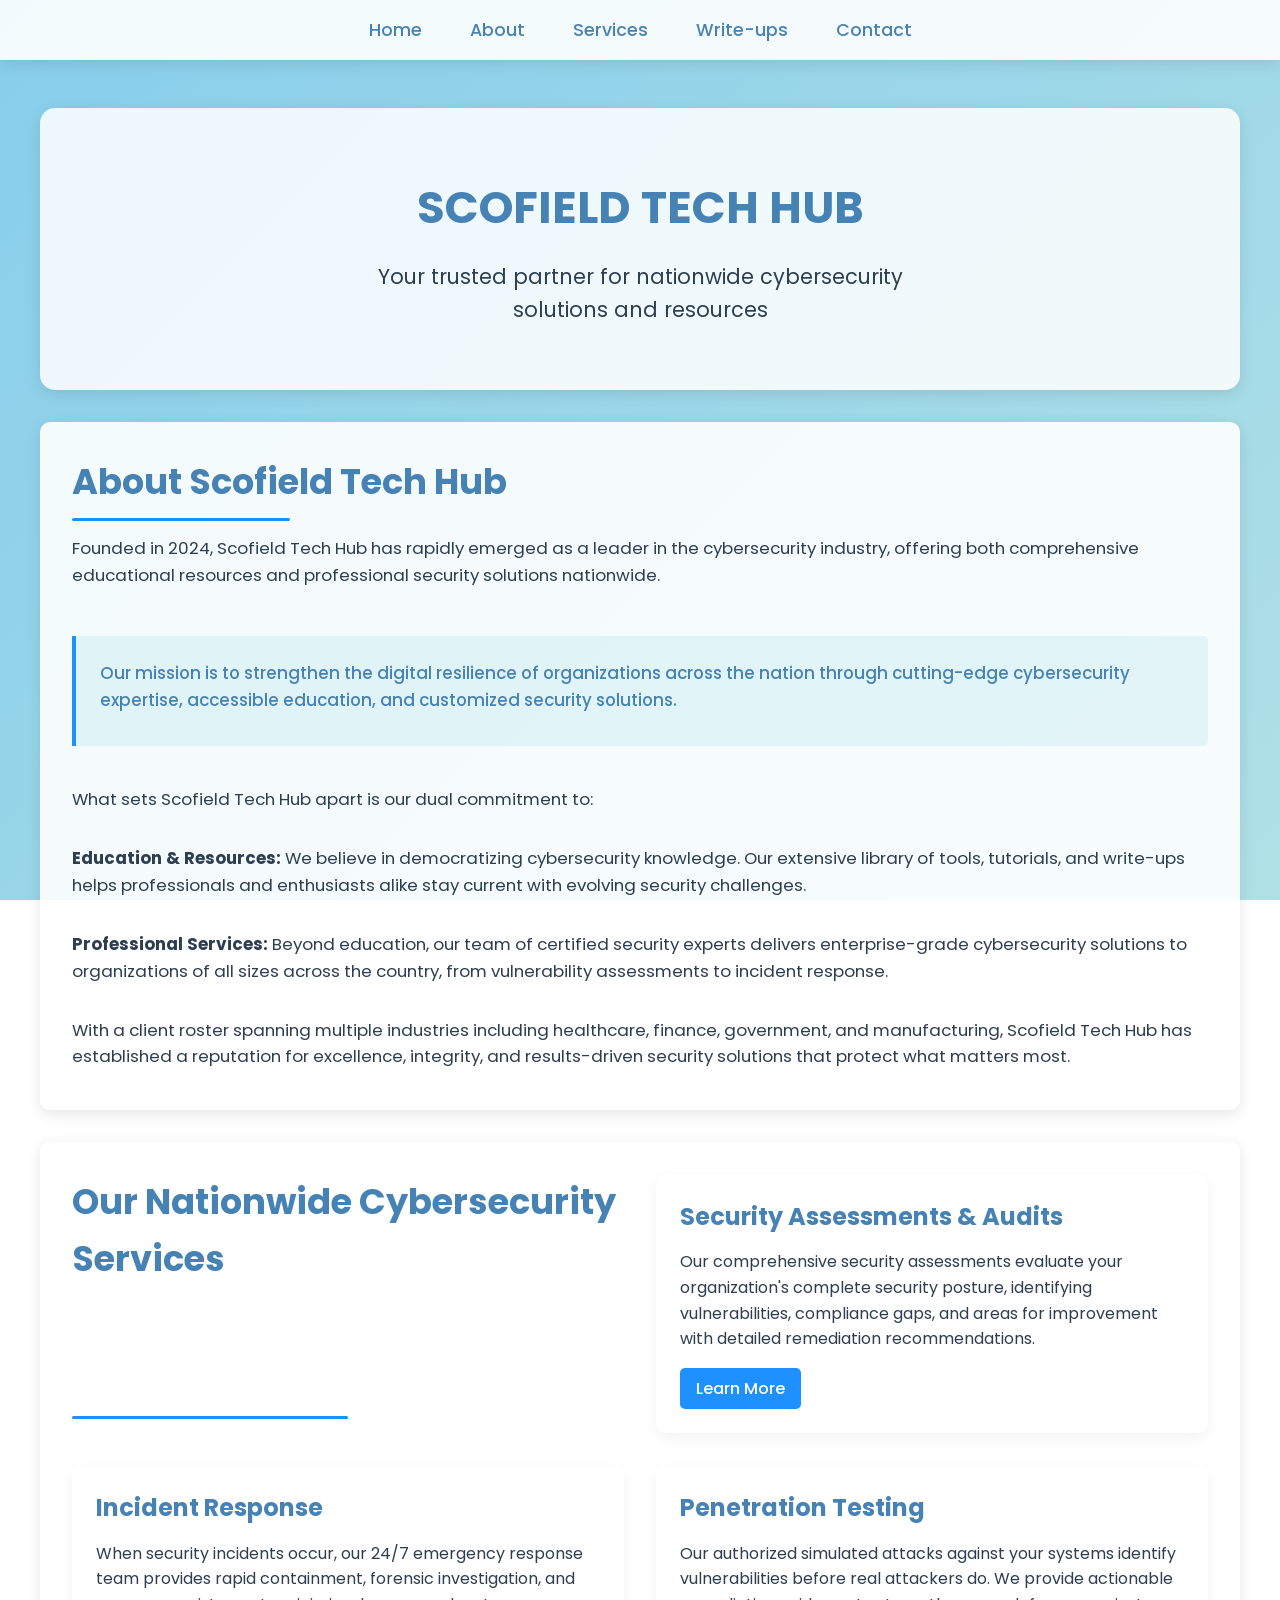
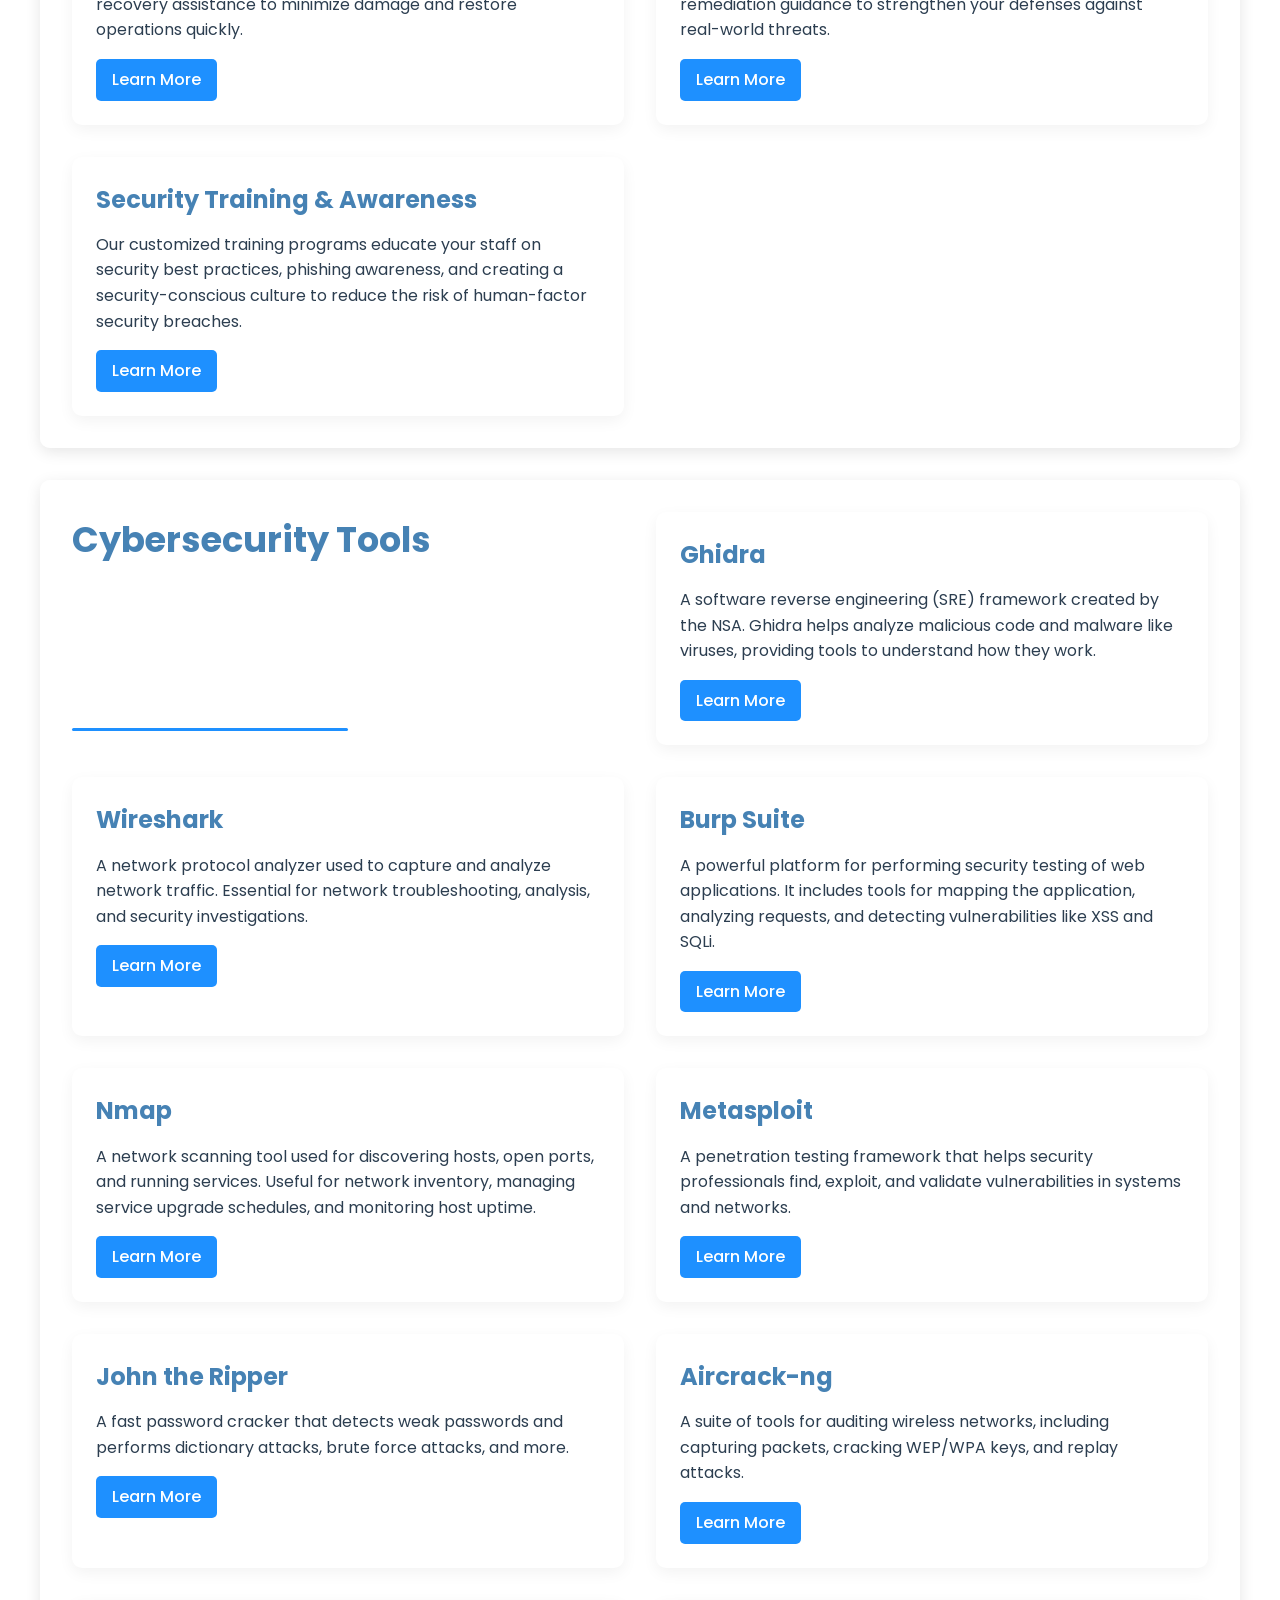
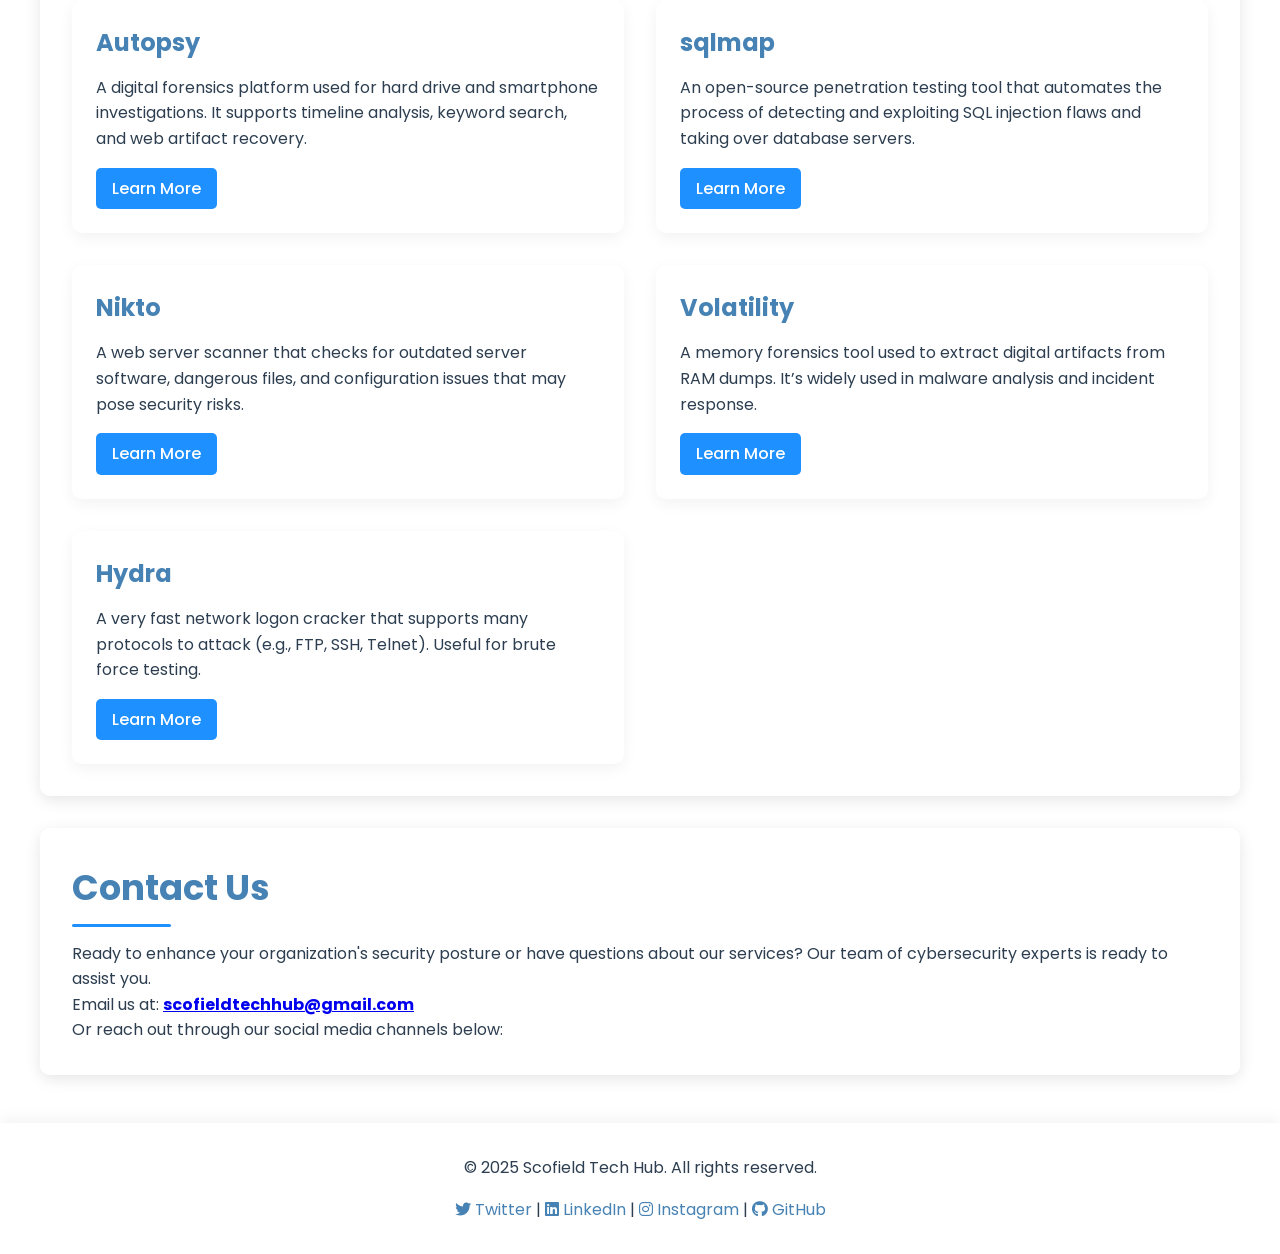
<file: index.html>
<!DOCTYPE html>
<html lang="en">
<head>
    <meta charset="UTF-8">
    <meta name="viewport" content="width=device-width, initial-scale=1.0">
    <title>Scofield Tech Hub</title>
    <link href="https://fonts.googleapis.com/css2?family=Poppins:wght@300;400;500&family=Roboto:wght@400;500&display=swap" rel="stylesheet">
    <link rel="stylesheet" href="https://cdnjs.cloudflare.com/ajax/libs/font-awesome/6.5.0/css/all.min.css">
    <style>
        :root {
            --primary-blue: #87CEEB;
            --secondary-blue: #1E90FF;
            --accent-blue: #B0E0E6;
            --dark-blue: #4682B4;
            --text-dark: #2c3e50;
            --text-light: #ecf0f1;
            --shadow: 0 4px 15px rgba(0, 0, 0, 0.1);
        }
        
        * {
            margin: 0;
            padding: 0;
            box-sizing: border-box;
        }
        
        body {
            font-family: 'Poppins', sans-serif;
            background: linear-gradient(135deg, var(--primary-blue), var(--accent-blue));
            color: var(--text-dark);
            line-height: 1.6;
            min-height: 100vh;
            background-attachment: fixed;
        }
        
        header {
            background-color: rgba(255, 255, 255, 0.9);
            padding: 1rem 0;
            position: sticky;
            top: 0;
            box-shadow: var(--shadow);
            z-index: 100;
        }
        
        nav {
            max-width: 1200px;
            margin: 0 auto;
            padding: 0 2rem;
        }
        
        nav ul {
            display: flex;
            justify-content: center;
            list-style: none;
        }
        
        nav ul li {
            margin: 0 1.5rem;
        }
        
        nav ul li a {
            text-decoration: none;
            color: var(--dark-blue);
            font-weight: 500;
            font-size: 1.1rem;
            transition: color 0.3s ease;
            position: relative;
        }
        
        nav ul li a:hover {
            color: var(--secondary-blue);
        }
        
        nav ul li a::after {
            content: '';
            position: absolute;
            width: 0;
            height: 2px;
            bottom: -5px;
            left: 0;
            background-color: var(--secondary-blue);
            transition: width 0.3s ease;
        }
        
        nav ul li a:hover::after {
            width: 100%;
        }
        
        section {
            max-width: 1200px;
            margin: 2rem auto;
            padding: 2rem;
            background-color: rgba(255, 255, 255, 0.9);
            border-radius: 10px;
            box-shadow: var(--shadow);
        }
        
        #home {
            text-align: center;
            padding: 4rem 2rem;
            margin-top: 3rem;
            background: rgba(255, 255, 255, 0.85);
            border-radius: 15px;
            box-shadow: var(--shadow);
        }
        
        #home h1 {
            font-size: 2.8rem;
            margin-bottom: 1rem;
            color: var(--dark-blue);
        }
        
        #home p {
            font-size: 1.3rem;
            color: var(--text-dark);
            max-width: 600px;
            margin: 0 auto;
        }
        
        h2 {
            color: var(--dark-blue);
            margin-bottom: 1.5rem;
            font-size: 2.2rem;
            position: relative;
            display: inline-block;
        }
        
        h2::after {
            content: '';
            position: absolute;
            width: 50%;
            height: 3px;
            background-color: var(--secondary-blue);
            bottom: -10px;
            left: 0;
            border-radius: 2px;
        }
        
        #tools, #services {
            display: flex;
            flex-direction: column;
            gap: 2rem;
        }
        
        .tool-card, .service-card {
            background: white;
            border-radius: 10px;
            padding: 1.5rem;
            box-shadow: 0 5px 15px rgba(0, 0, 0, 0.05);
            transition: transform 0.3s ease, box-shadow 0.3s ease;
        }
        
        .tool-card:hover, .service-card:hover {
            transform: translateY(-5px);
            box-shadow: 0 10px 25px rgba(0, 0, 0, 0.1);
        }
        
        .tool-card h3, .service-card h3 {
            color: var(--dark-blue);
            margin-bottom: 0.8rem;
            font-size: 1.5rem;
        }
        
        .tool-card p, .service-card p {
            margin-bottom: 1rem;
            color: var(--text-dark);
        }
        
        .tool-card a, .service-card a {
            display: inline-block;
            background-color: var(--secondary-blue);
            color: white;
            padding: 0.5rem 1rem;
            border-radius: 5px;
            text-decoration: none;
            font-weight: 500;
            transition: background-color 0.3s ease;
        }
        
        .tool-card a:hover, .service-card a:hover {
            background-color: var(--dark-blue);
        }
        
        .about-content {
            display: flex;
            flex-direction: column;
            gap: 1.5rem;
        }
        
        .about-content p {
            margin-bottom: 0.5rem;
            font-size: 1.05rem;
        }
        
        .highlight-box {
            background-color: rgba(176, 224, 230, 0.3);
            border-left: 4px solid var(--secondary-blue);
            padding: 1.5rem;
            border-radius: 0 5px 5px 0;
            margin: 1rem 0;
        }
        
        .highlight-box p {
            font-weight: 500;
            color: var(--dark-blue);
        }
        
        footer {
            background-color: rgba(255, 255, 255, 0.9);
            text-align: center;
            padding: 2rem 0;
            margin-top: 3rem;
            box-shadow: 0 -4px 15px rgba(0, 0, 0, 0.05);
        }
        
        footer p {
            margin-bottom: 1rem;
        }
        
        footer a {
            color: var(--dark-blue);
            text-decoration: none;
            transition: color 0.3s ease;
        }
        
        footer a:hover {
            color: var(--secondary-blue);
        }
        
        /* Responsive Design */
        @media (min-width: 768px) {
            #tools, #services {
                display: grid;
                grid-template-columns: repeat(2, 1fr);
                gap: 2rem;
            }
        }
        
        @media (max-width: 768px) {
            nav ul {
                flex-direction: column;
                align-items: center;
            }
            
            nav ul li {
                margin: 0.5rem 0;
            }
            
            #home h1 {
                font-size: 2.2rem;
            }
        }
    </style>
</head>
<body>
    <header>
        <nav>
            <ul>
                <li><a href="#home">Home</a></li>
                <li><a href="#about">About</a></li>
                <li><a href="#services">Services</a></li>
                <li><a href="writeups.html">Write-ups</a></li>
                <li><a href="#contact">Contact</a></li>
            </ul>
        </nav>
    </header>
    
    <section id="home">
        <h1>SCOFIELD TECH HUB</h1>
        <p>Your trusted partner for nationwide cybersecurity solutions and resources</p>
    </section>
    
    <section id="about">
        <h2>About Scofield Tech Hub</h2>
        <div class="about-content">
            <p>Founded in 2024, Scofield Tech Hub has rapidly emerged as a leader in the cybersecurity industry, offering both comprehensive educational resources and professional security solutions nationwide.</p>
            
            <div class="highlight-box">
                <p>Our mission is to strengthen the digital resilience of organizations across the nation through cutting-edge cybersecurity expertise, accessible education, and customized security solutions.</p>
            </div>
            
            <p>What sets Scofield Tech Hub apart is our dual commitment to:</p>
            <p><strong>Education & Resources:</strong> We believe in democratizing cybersecurity knowledge. Our extensive library of tools, tutorials, and write-ups helps professionals and enthusiasts alike stay current with evolving security challenges.</p>
            <p><strong>Professional Services:</strong> Beyond education, our team of certified security experts delivers enterprise-grade cybersecurity solutions to organizations of all sizes across the country, from vulnerability assessments to incident response.</p>
            
            <p>With a client roster spanning multiple industries including healthcare, finance, government, and manufacturing, Scofield Tech Hub has established a reputation for excellence, integrity, and results-driven security solutions that protect what matters most.</p>
        </div>
    </section>
    
    <section id="services">
        <h2>Our Nationwide Cybersecurity Services</h2>
        <!-- Service 1 -->
        <div class="service-card">
            <h3>Security Assessments & Audits</h3>
            <p>Our comprehensive security assessments evaluate your organization's complete security posture, identifying vulnerabilities, compliance gaps, and areas for improvement with detailed remediation recommendations.</p>
            <a href="#contact">Learn More</a>
        </div>
        
        <!-- Service 2 -->
        <div class="service-card">
            <h3>Incident Response</h3>
            <p>When security incidents occur, our 24/7 emergency response team provides rapid containment, forensic investigation, and recovery assistance to minimize damage and restore operations quickly.</p>
            <a href="#contact">Learn More</a>
        </div>
        
        <!-- Service 3 -->
        <div class="service-card">
            <h3>Penetration Testing</h3>
            <p>Our authorized simulated attacks against your systems identify vulnerabilities before real attackers do. We provide actionable remediation guidance to strengthen your defenses against real-world threats.</p>
            <a href="#contact">Learn More</a>
        </div>
        
        <!-- Service 4 -->
        <div class="service-card">
            <h3>Security Training & Awareness</h3>
            <p>Our customized training programs educate your staff on security best practices, phishing awareness, and creating a security-conscious culture to reduce the risk of human-factor security breaches.</p>
            <a href="#contact">Learn More</a>
        </div>
    </section>
    
    <section id="tools">
        <h2>Cybersecurity Tools</h2>
        <!-- Tool 1: Ghidra -->
        <div class="tool-card">
            <h3>Ghidra</h3>
            <p>A software reverse engineering (SRE) framework created by the NSA. Ghidra helps analyze malicious code and malware like viruses, providing tools to understand how they work.</p>
            <a href="https://ghidra-sre.org/" target="_blank">Learn More</a>
        </div>
        
        <!-- Tool 2: Wireshark -->
        <div class="tool-card">
            <h3>Wireshark</h3>
            <p>A network protocol analyzer used to capture and analyze network traffic. Essential for network troubleshooting, analysis, and security investigations.</p>
            <a href="https://www.wireshark.org/" target="_blank">Learn More</a>
        </div>
                <!-- Tool 3: Burp Suite -->
                <div class="tool-card">
                    <h3>Burp Suite</h3>
                    <p>A powerful platform for performing security testing of web applications. It includes tools for mapping the application, analyzing requests, and detecting vulnerabilities like XSS and SQLi.</p>
                    <a href="https://portswigger.net/burp" target="_blank">Learn More</a>
                </div>
        
                <!-- Tool 4: Nmap -->
                <div class="tool-card">
                    <h3>Nmap</h3>
                    <p>A network scanning tool used for discovering hosts, open ports, and running services. Useful for network inventory, managing service upgrade schedules, and monitoring host uptime.</p>
                    <a href="https://nmap.org/" target="_blank">Learn More</a>
                </div>
        
                <!-- Tool 5: Metasploit -->
                <div class="tool-card">
                    <h3>Metasploit</h3>
                    <p>A penetration testing framework that helps security professionals find, exploit, and validate vulnerabilities in systems and networks.</p>
                    <a href="https://www.metasploit.com/" target="_blank">Learn More</a>
                </div>
        
                <!-- Tool 6: John the Ripper -->
                <div class="tool-card">
                    <h3>John the Ripper</h3>
                    <p>A fast password cracker that detects weak passwords and performs dictionary attacks, brute force attacks, and more.</p>
                    <a href="https://www.openwall.com/john/" target="_blank">Learn More</a>
                </div>
        
                <!-- Tool 7: Aircrack-ng -->
                <div class="tool-card">
                    <h3>Aircrack-ng</h3>
                    <p>A suite of tools for auditing wireless networks, including capturing packets, cracking WEP/WPA keys, and replay attacks.</p>
                    <a href="https://www.aircrack-ng.org/" target="_blank">Learn More</a>
                </div>
        
                <!-- Tool 8: Autopsy -->
                <div class="tool-card">
                    <h3>Autopsy</h3>
                    <p>A digital forensics platform used for hard drive and smartphone investigations. It supports timeline analysis, keyword search, and web artifact recovery.</p>
                    <a href="https://www.autopsy.com/" target="_blank">Learn More</a>
                </div>
        
                <!-- Tool 9: sqlmap -->
                <div class="tool-card">
                    <h3>sqlmap</h3>
                    <p>An open-source penetration testing tool that automates the process of detecting and exploiting SQL injection flaws and taking over database servers.</p>
                    <a href="https://sqlmap.org/" target="_blank">Learn More</a>
                </div>
        
                <!-- Tool 10: Nikto -->
                <div class="tool-card">
                    <h3>Nikto</h3>
                    <p>A web server scanner that checks for outdated server software, dangerous files, and configuration issues that may pose security risks.</p>
                    <a href="https://cirt.net/Nikto2" target="_blank">Learn More</a>
                </div>
        
                <!-- Tool 11: Volatility -->
                <div class="tool-card">
                    <h3>Volatility</h3>
                    <p>A memory forensics tool used to extract digital artifacts from RAM dumps. It’s widely used in malware analysis and incident response.</p>
                    <a href="https://www.volatilityfoundation.org/" target="_blank">Learn More</a>
                </div>
        
                <!-- Tool 12: Hydra -->
                <div class="tool-card">
                    <h3>Hydra</h3>
                    <p>A very fast network logon cracker that supports many protocols to attack (e.g., FTP, SSH, Telnet). Useful for brute force testing.</p>
                    <a href="https://github.com/vanhauser-thc/thc-hydra" target="_blank">Learn More</a>
                </div>
        
    </section>
    
    <section id="contact">
        <h2>Contact Us</h2>
        <p>Ready to enhance your organization's security posture or have questions about our services? Our team of cybersecurity experts is ready to assist you.</p>
        
        <p>Email us at: <strong><a href="mailto:scofieldtechhub@gmail.com">scofieldtechhub@gmail.com</a></strong></p>
        <p>Or reach out through our social media channels below:</p>
    </section>
    
    </section>
    
    
<footer>
    <p>&copy; 2025 Scofield Tech Hub. All rights reserved.</p>
    <div>
        <a href="https://twitter.com/PAscofield" target="_blank"><i class="fab fa-twitter"></i> Twitter</a> |
        <a href="https://linkedin.com/in/scofield-tech-202482358" target="_blank"><i class="fab fa-linkedin"></i> LinkedIn</a> |
        <a href="https://instagram.com/scofield_tech_hub" target="_blank"><i class="fab fa-instagram"></i> Instagram</a> |
        <a href="https://github.com/scofield000" target="_blank"><i class="fab fa-github"></i> GitHub</a>
    </div>
</footer>
</body>
</html>
</file>
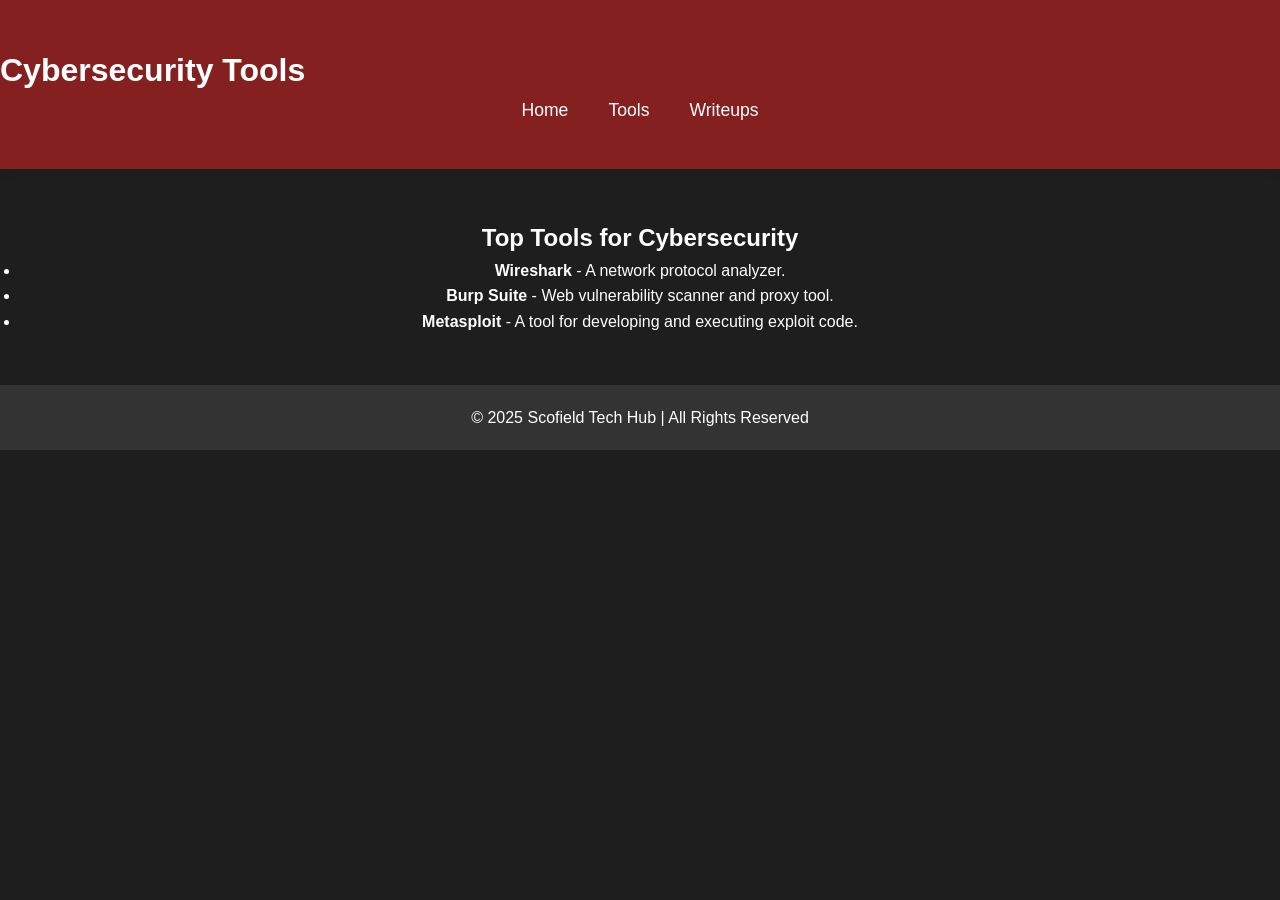
<file: tools.html>
<!DOCTYPE html>
<html lang="en">
<head>
    <meta charset="UTF-8">
    <meta name="viewport" content="width=device-width, initial-scale=1.0">
    <title>Scofield Tech Hub - Tools</title>
    <link rel="stylesheet" href="style.css">
</head>
<body>

    <header>
        <h1>Cybersecurity Tools</h1>
        <nav>
            <ul>
                <li><a href="index.html">Home</a></li>
                <li><a href="tools.html">Tools</a></li>
                <li><a href="writeups.html">Writeups</a></li>
            </ul>
        </nav>
    </header>

    <section id="tools-list">
        <h2>Top Tools for Cybersecurity</h2>
        <ul>
            <li><strong>Wireshark</strong> - A network protocol analyzer.</li>
            <li><strong>Burp Suite</strong> - Web vulnerability scanner and proxy tool.</li>
            <li><strong>Metasploit</strong> - A tool for developing and executing exploit code.</li>
            <!-- Add more tools here as you go -->
        </ul>
    </section>

    <footer>
        <p>&copy; 2025 Scofield Tech Hub | All Rights Reserved</p>
    </footer>

</body>
</html>
</file>
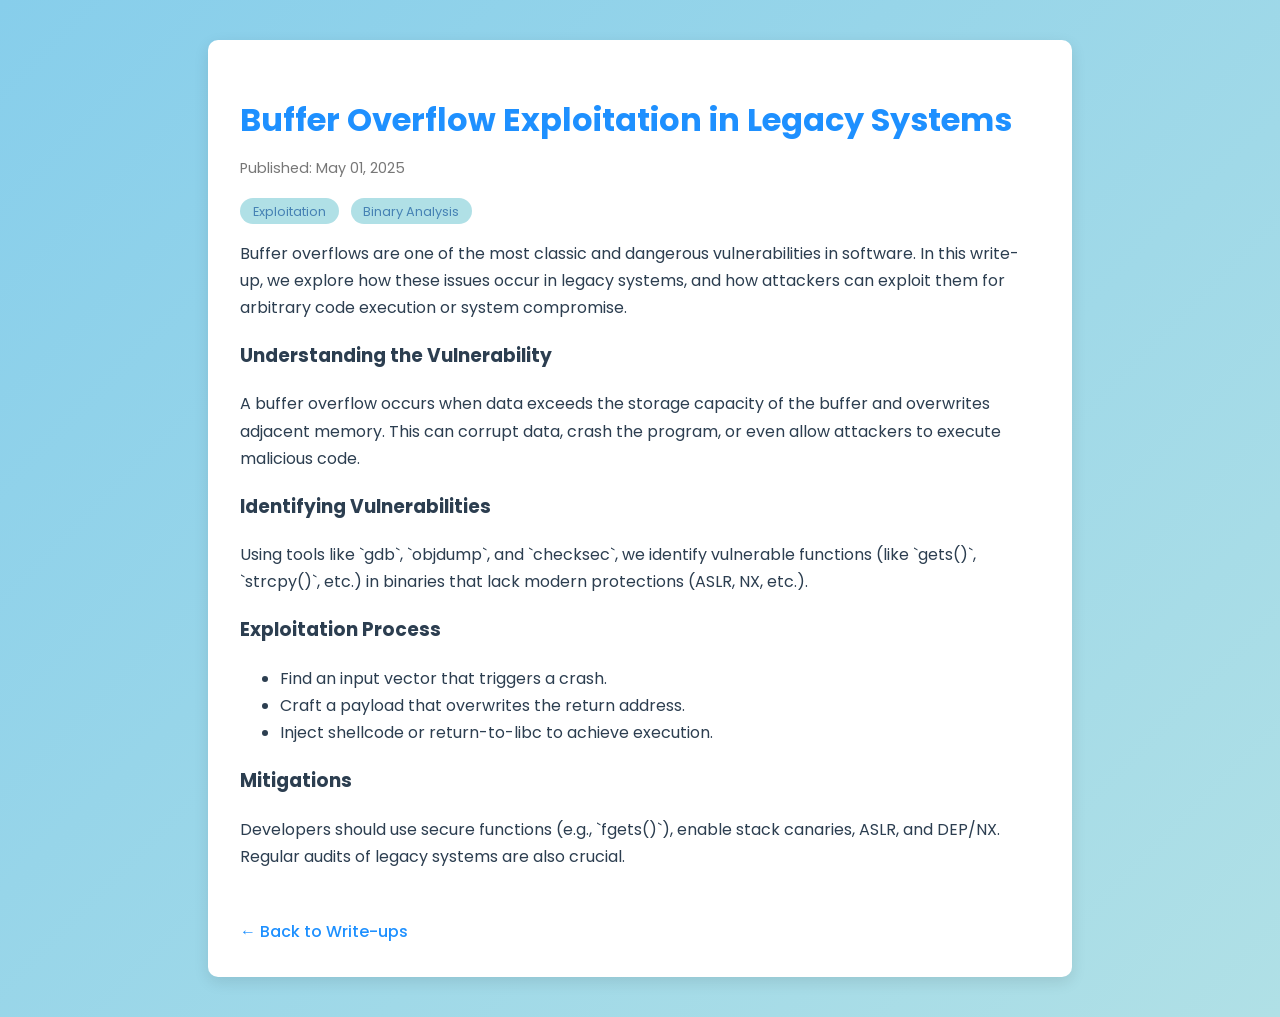
<file: writeup1.html>
<!DOCTYPE html>
<html lang="en">
<head>
  <meta charset="UTF-8" />
  <meta name="viewport" content="width=device-width, initial-scale=1.0"/>
  <title>Buffer Overflow Exploitation - Scofield Tech Hub</title>
  <link href="https://fonts.googleapis.com/css2?family=Poppins:wght@300;400;500&family=Roboto:wght@400;500&display=swap" rel="stylesheet">
  <link rel="stylesheet" href="https://cdnjs.cloudflare.com/ajax/libs/font-awesome/6.5.0/css/all.min.css">
  <style>
    body {
      font-family: 'Poppins', sans-serif;
      padding: 2rem;
      background: linear-gradient(135deg, #87CEEB, #B0E0E6);
      color: #2c3e50;
      line-height: 1.7;
    }
    .container {
      max-width: 800px;
      margin: 0 auto;
      background: white;
      padding: 2rem;
      border-radius: 10px;
      box-shadow: 0 5px 15px rgba(0,0,0,0.1);
    }
    h1 {
      color: #1E90FF;
      margin-bottom: 0.5rem;
    }
    .meta {
      color: #777;
      font-size: 0.9rem;
      margin-bottom: 1rem;
    }
    .tags span {
      background: #B0E0E6;
      color: #4682B4;
      padding: 0.3rem 0.8rem;
      margin-right: 0.5rem;
      border-radius: 15px;
      font-size: 0.8rem;
    }
    .back-link {
      display: inline-block;
      margin-top: 2rem;
      text-decoration: none;
      color: #1E90FF;
      font-weight: 500;
    }
    .back-link:hover {
      text-decoration: underline;
    }
  </style>
</head>
<body>
  <div class="container">
    <h1>Buffer Overflow Exploitation in Legacy Systems</h1>
    <div class="meta">Published: May 01, 2025</div>
    <div class="tags">
      <span>Exploitation</span>
      <span>Binary Analysis</span>
    </div>

    <p>
      Buffer overflows are one of the most classic and dangerous vulnerabilities in software. In this write-up, we explore how these issues occur in legacy systems, and how attackers can exploit them for arbitrary code execution or system compromise.
    </p>

    <h3>Understanding the Vulnerability</h3>
    <p>
      A buffer overflow occurs when data exceeds the storage capacity of the buffer and overwrites adjacent memory. This can corrupt data, crash the program, or even allow attackers to execute malicious code.
    </p>

    <h3>Identifying Vulnerabilities</h3>
    <p>
      Using tools like `gdb`, `objdump`, and `checksec`, we identify vulnerable functions (like `gets()`, `strcpy()`, etc.) in binaries that lack modern protections (ASLR, NX, etc.).
    </p>

    <h3>Exploitation Process</h3>
    <ul>
      <li>Find an input vector that triggers a crash.</li>
      <li>Craft a payload that overwrites the return address.</li>
      <li>Inject shellcode or return-to-libc to achieve execution.</li>
    </ul>

    <h3>Mitigations</h3>
    <p>
      Developers should use secure functions (e.g., `fgets()`), enable stack canaries, ASLR, and DEP/NX. Regular audits of legacy systems are also crucial.
    </p>

    <a class="back-link" href="writeups.html">&larr; Back to Write-ups</a>
  </div>
</body>
</html>
</file>
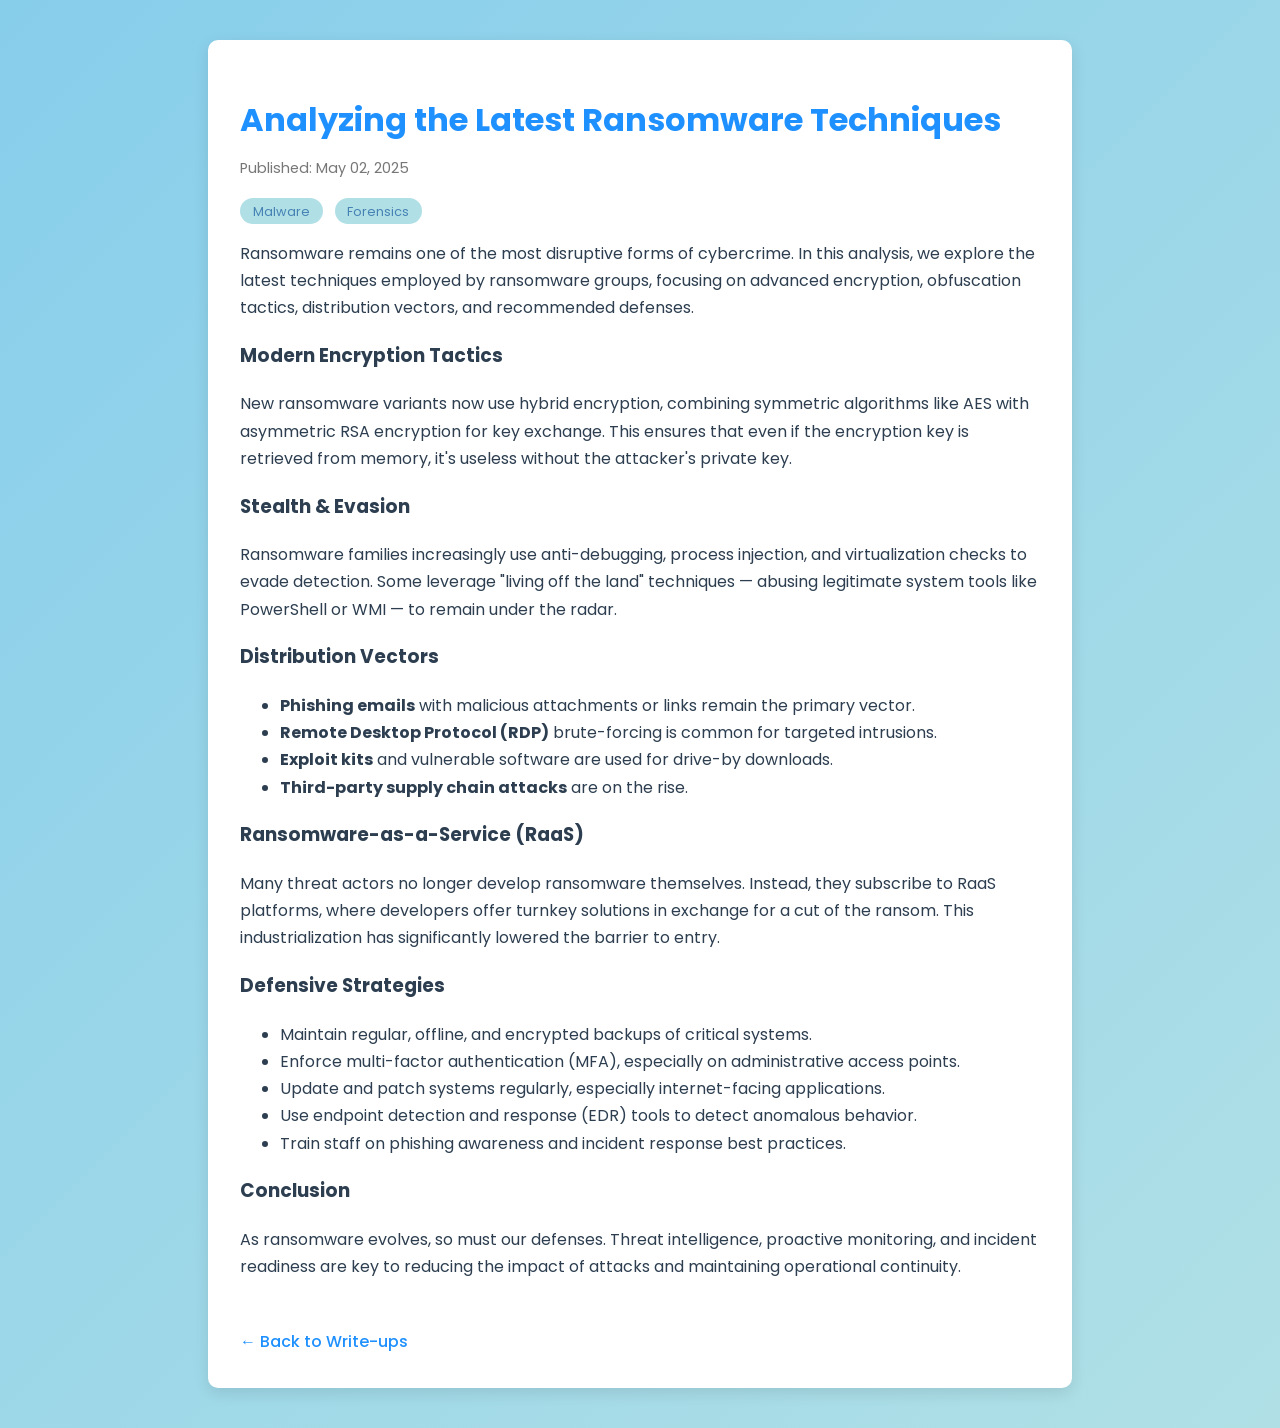
<file: writeup2.html>
<!DOCTYPE html>
<html lang="en">
<head>
  <meta charset="UTF-8" />
  <meta name="viewport" content="width=device-width, initial-scale=1.0"/>
  <title>Ransomware Techniques - Scofield Tech Hub</title>
  <link href="https://fonts.googleapis.com/css2?family=Poppins:wght@300;400;500&family=Roboto:wght@400;500&display=swap" rel="stylesheet">
  <link rel="stylesheet" href="https://cdnjs.cloudflare.com/ajax/libs/font-awesome/6.5.0/css/all.min.css">
  <style>
    body {
      font-family: 'Poppins', sans-serif;
      padding: 2rem;
      background: linear-gradient(135deg, #87CEEB, #B0E0E6);
      color: #2c3e50;
      line-height: 1.7;
    }
    .container {
      max-width: 800px;
      margin: 0 auto;
      background: white;
      padding: 2rem;
      border-radius: 10px;
      box-shadow: 0 5px 15px rgba(0,0,0,0.1);
    }
    h1 {
      color: #1E90FF;
      margin-bottom: 0.5rem;
    }
    .meta {
      color: #777;
      font-size: 0.9rem;
      margin-bottom: 1rem;
    }
    .tags span {
      background: #B0E0E6;
      color: #4682B4;
      padding: 0.3rem 0.8rem;
      margin-right: 0.5rem;
      border-radius: 15px;
      font-size: 0.8rem;
    }
    .back-link {
      display: inline-block;
      margin-top: 2rem;
      text-decoration: none;
      color: #1E90FF;
      font-weight: 500;
    }
    .back-link:hover {
      text-decoration: underline;
    }
  </style>
</head>
<body>
  <div class="container">
    <h1>Analyzing the Latest Ransomware Techniques</h1>
    <div class="meta">Published: May 02, 2025</div>
    <div class="tags">
      <span>Malware</span>
      <span>Forensics</span>
    </div>

    <p>
      Ransomware remains one of the most disruptive forms of cybercrime. In this analysis, we explore the latest techniques employed by ransomware groups, focusing on advanced encryption, obfuscation tactics, distribution vectors, and recommended defenses.
    </p>

    <h3>Modern Encryption Tactics</h3>
    <p>
      New ransomware variants now use hybrid encryption, combining symmetric algorithms like AES with asymmetric RSA encryption for key exchange. This ensures that even if the encryption key is retrieved from memory, it's useless without the attacker's private key.
    </p>

    <h3>Stealth & Evasion</h3>
    <p>
      Ransomware families increasingly use anti-debugging, process injection, and virtualization checks to evade detection. Some leverage "living off the land" techniques — abusing legitimate system tools like PowerShell or WMI — to remain under the radar.
    </p>

    <h3>Distribution Vectors</h3>
    <ul>
      <li><strong>Phishing emails</strong> with malicious attachments or links remain the primary vector.</li>
      <li><strong>Remote Desktop Protocol (RDP)</strong> brute-forcing is common for targeted intrusions.</li>
      <li><strong>Exploit kits</strong> and vulnerable software are used for drive-by downloads.</li>
      <li><strong>Third-party supply chain attacks</strong> are on the rise.</li>
    </ul>

    <h3>Ransomware-as-a-Service (RaaS)</h3>
    <p>
      Many threat actors no longer develop ransomware themselves. Instead, they subscribe to RaaS platforms, where developers offer turnkey solutions in exchange for a cut of the ransom. This industrialization has significantly lowered the barrier to entry.
    </p>

    <h3>Defensive Strategies</h3>
    <ul>
      <li>Maintain regular, offline, and encrypted backups of critical systems.</li>
      <li>Enforce multi-factor authentication (MFA), especially on administrative access points.</li>
      <li>Update and patch systems regularly, especially internet-facing applications.</li>
      <li>Use endpoint detection and response (EDR) tools to detect anomalous behavior.</li>
      <li>Train staff on phishing awareness and incident response best practices.</li>
    </ul>

    <h3>Conclusion</h3>
    <p>
      As ransomware evolves, so must our defenses. Threat intelligence, proactive monitoring, and incident readiness are key to reducing the impact of attacks and maintaining operational continuity.
    </p>

    <a class="back-link" href="writeups.html">&larr; Back to Write-ups</a>
  </div>
</body>
</html>
</file>
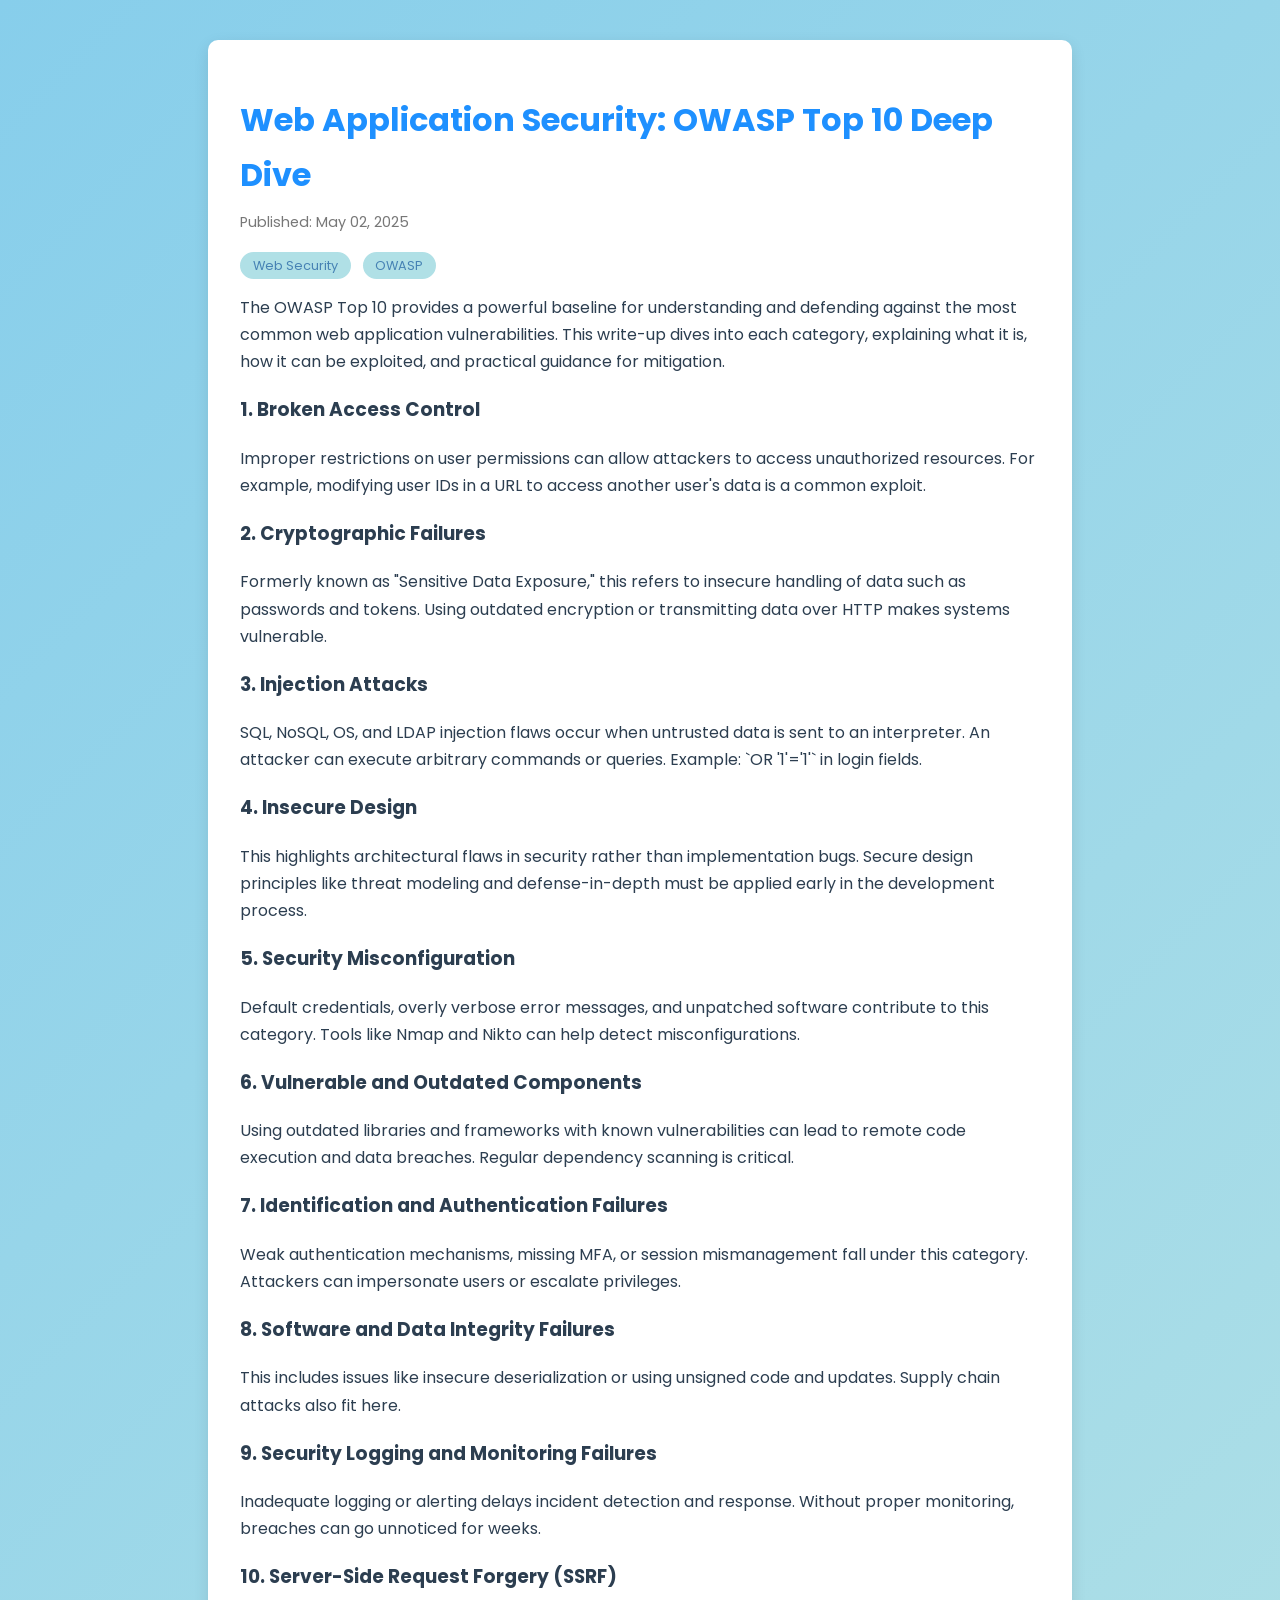
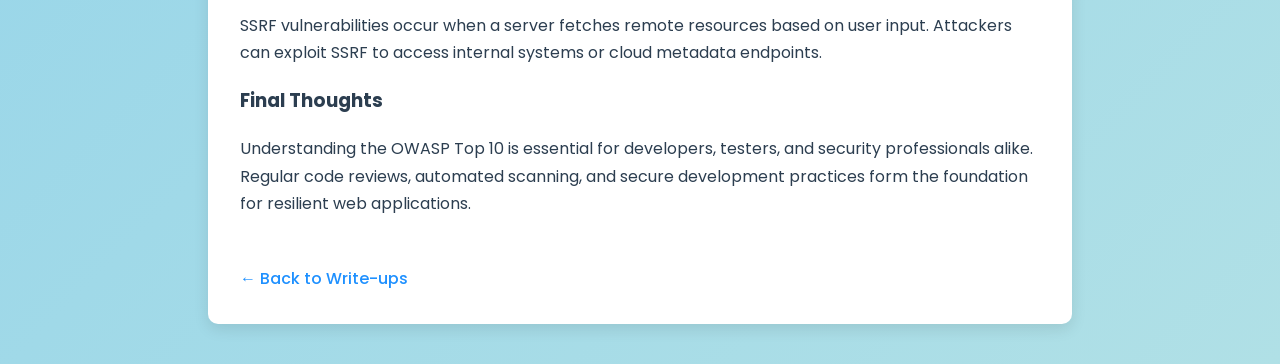
<file: writeup3.html>
<!DOCTYPE html>
<html lang="en">
<head>
  <meta charset="UTF-8" />
  <meta name="viewport" content="width=device-width, initial-scale=1.0"/>
  <title>OWASP Top 10 Deep Dive - Scofield Tech Hub</title>
  <link href="https://fonts.googleapis.com/css2?family=Poppins:wght@300;400;500&family=Roboto:wght@400;500&display=swap" rel="stylesheet">
  <link rel="stylesheet" href="https://cdnjs.cloudflare.com/ajax/libs/font-awesome/6.5.0/css/all.min.css">
  <style>
    body {
      font-family: 'Poppins', sans-serif;
      padding: 2rem;
      background: linear-gradient(135deg, #87CEEB, #B0E0E6);
      color: #2c3e50;
      line-height: 1.7;
    }
    .container {
      max-width: 800px;
      margin: 0 auto;
      background: white;
      padding: 2rem;
      border-radius: 10px;
      box-shadow: 0 5px 15px rgba(0,0,0,0.1);
    }
    h1 {
      color: #1E90FF;
      margin-bottom: 0.5rem;
    }
    .meta {
      color: #777;
      font-size: 0.9rem;
      margin-bottom: 1rem;
    }
    .tags span {
      background: #B0E0E6;
      color: #4682B4;
      padding: 0.3rem 0.8rem;
      margin-right: 0.5rem;
      border-radius: 15px;
      font-size: 0.8rem;
    }
    .back-link {
      display: inline-block;
      margin-top: 2rem;
      text-decoration: none;
      color: #1E90FF;
      font-weight: 500;
    }
    .back-link:hover {
      text-decoration: underline;
    }
  </style>
</head>
<body>
  <div class="container">
    <h1>Web Application Security: OWASP Top 10 Deep Dive</h1>
    <div class="meta">Published: May 02, 2025</div>
    <div class="tags">
      <span>Web Security</span>
      <span>OWASP</span>
    </div>

    <p>
      The OWASP Top 10 provides a powerful baseline for understanding and defending against the most common web application vulnerabilities. This write-up dives into each category, explaining what it is, how it can be exploited, and practical guidance for mitigation.
    </p>

    <h3>1. Broken Access Control</h3>
    <p>
      Improper restrictions on user permissions can allow attackers to access unauthorized resources. For example, modifying user IDs in a URL to access another user's data is a common exploit.
    </p>

    <h3>2. Cryptographic Failures</h3>
    <p>
      Formerly known as "Sensitive Data Exposure," this refers to insecure handling of data such as passwords and tokens. Using outdated encryption or transmitting data over HTTP makes systems vulnerable.
    </p>

    <h3>3. Injection Attacks</h3>
    <p>
      SQL, NoSQL, OS, and LDAP injection flaws occur when untrusted data is sent to an interpreter. An attacker can execute arbitrary commands or queries. Example: `OR '1'='1'` in login fields.
    </p>

    <h3>4. Insecure Design</h3>
    <p>
      This highlights architectural flaws in security rather than implementation bugs. Secure design principles like threat modeling and defense-in-depth must be applied early in the development process.
    </p>

    <h3>5. Security Misconfiguration</h3>
    <p>
      Default credentials, overly verbose error messages, and unpatched software contribute to this category. Tools like Nmap and Nikto can help detect misconfigurations.
    </p>

    <h3>6. Vulnerable and Outdated Components</h3>
    <p>
      Using outdated libraries and frameworks with known vulnerabilities can lead to remote code execution and data breaches. Regular dependency scanning is critical.
    </p>

    <h3>7. Identification and Authentication Failures</h3>
    <p>
      Weak authentication mechanisms, missing MFA, or session mismanagement fall under this category. Attackers can impersonate users or escalate privileges.
    </p>

    <h3>8. Software and Data Integrity Failures</h3>
    <p>
      This includes issues like insecure deserialization or using unsigned code and updates. Supply chain attacks also fit here.
    </p>

    <h3>9. Security Logging and Monitoring Failures</h3>
    <p>
      Inadequate logging or alerting delays incident detection and response. Without proper monitoring, breaches can go unnoticed for weeks.
    </p>

    <h3>10. Server-Side Request Forgery (SSRF)</h3>
    <p>
      SSRF vulnerabilities occur when a server fetches remote resources based on user input. Attackers can exploit SSRF to access internal systems or cloud metadata endpoints.
    </p>

    <h3>Final Thoughts</h3>
    <p>
      Understanding the OWASP Top 10 is essential for developers, testers, and security professionals alike. Regular code reviews, automated scanning, and secure development practices form the foundation for resilient web applications.
    </p>

    <a class="back-link" href="writeups.html">&larr; Back to Write-ups</a>
  </div>
</body>
</html>
</file>
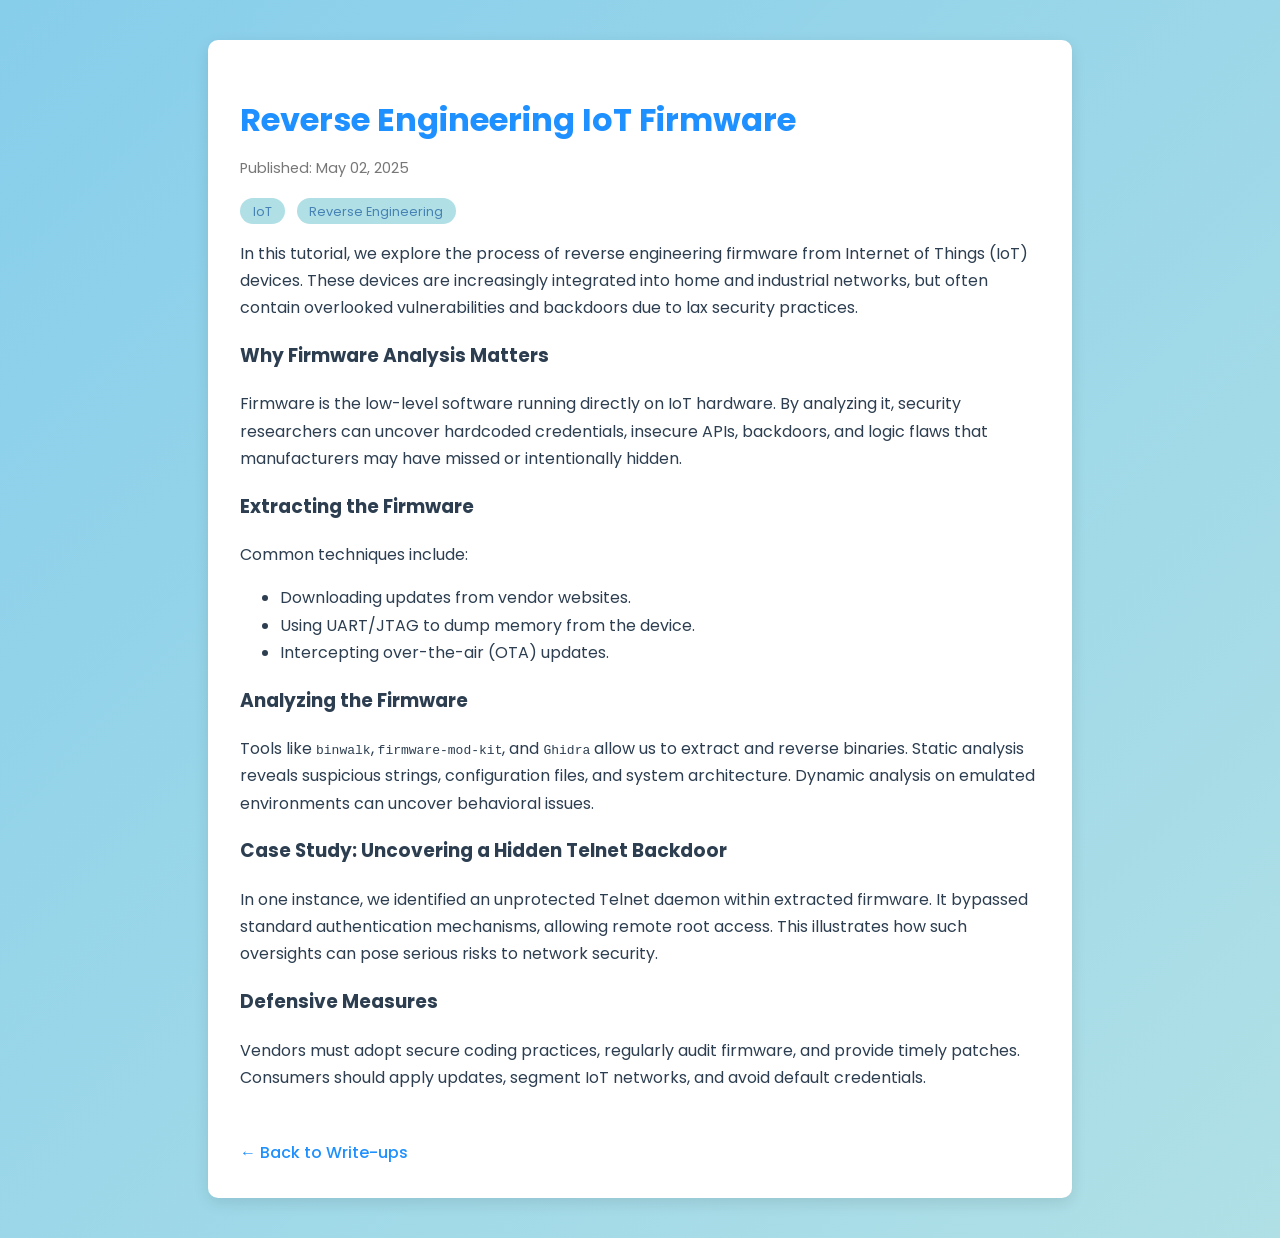
<file: writeup4.html>
<!DOCTYPE html>
<html lang="en">
<head>
  <meta charset="UTF-8" />
  <meta name="viewport" content="width=device-width, initial-scale=1.0"/>
  <title>Reverse Engineering IoT Firmware - Scofield Tech Hub</title>
  <link href="https://fonts.googleapis.com/css2?family=Poppins:wght@300;400;500&family=Roboto:wght@400;500&display=swap" rel="stylesheet">
  <link rel="stylesheet" href="https://cdnjs.cloudflare.com/ajax/libs/font-awesome/6.5.0/css/all.min.css">
  <style>
    body {
      font-family: 'Poppins', sans-serif;
      padding: 2rem;
      background: linear-gradient(135deg, #87CEEB, #B0E0E6);
      color: #2c3e50;
      line-height: 1.7;
    }
    .container {
      max-width: 800px;
      margin: 0 auto;
      background: white;
      padding: 2rem;
      border-radius: 10px;
      box-shadow: 0 5px 15px rgba(0,0,0,0.1);
    }
    h1 {
      color: #1E90FF;
      margin-bottom: 0.5rem;
    }
    .meta {
      color: #777;
      font-size: 0.9rem;
      margin-bottom: 1rem;
    }
    .tags span {
      background: #B0E0E6;
      color: #4682B4;
      padding: 0.3rem 0.8rem;
      margin-right: 0.5rem;
      border-radius: 15px;
      font-size: 0.8rem;
    }
    .back-link {
      display: inline-block;
      margin-top: 2rem;
      text-decoration: none;
      color: #1E90FF;
      font-weight: 500;
    }
    .back-link:hover {
      text-decoration: underline;
    }
  </style>
</head>
<body>
  <div class="container">
    <h1>Reverse Engineering IoT Firmware</h1>
    <div class="meta">Published: May 02, 2025</div>
    <div class="tags">
      <span>IoT</span>
      <span>Reverse Engineering</span>
    </div>

    <p>
      In this tutorial, we explore the process of reverse engineering firmware from Internet of Things (IoT) devices. These devices are increasingly integrated into home and industrial networks, but often contain overlooked vulnerabilities and backdoors due to lax security practices.
    </p>

    <h3>Why Firmware Analysis Matters</h3>
    <p>
      Firmware is the low-level software running directly on IoT hardware. By analyzing it, security researchers can uncover hardcoded credentials, insecure APIs, backdoors, and logic flaws that manufacturers may have missed or intentionally hidden.
    </p>

    <h3>Extracting the Firmware</h3>
    <p>
      Common techniques include:
      <ul>
        <li>Downloading updates from vendor websites.</li>
        <li>Using UART/JTAG to dump memory from the device.</li>
        <li>Intercepting over-the-air (OTA) updates.</li>
      </ul>
    </p>

    <h3>Analyzing the Firmware</h3>
    <p>
      Tools like <code>binwalk</code>, <code>firmware-mod-kit</code>, and <code>Ghidra</code> allow us to extract and reverse binaries. Static analysis reveals suspicious strings, configuration files, and system architecture. Dynamic analysis on emulated environments can uncover behavioral issues.
    </p>

    <h3>Case Study: Uncovering a Hidden Telnet Backdoor</h3>
    <p>
      In one instance, we identified an unprotected Telnet daemon within extracted firmware. It bypassed standard authentication mechanisms, allowing remote root access. This illustrates how such oversights can pose serious risks to network security.
    </p>

    <h3>Defensive Measures</h3>
    <p>
      Vendors must adopt secure coding practices, regularly audit firmware, and provide timely patches. Consumers should apply updates, segment IoT networks, and avoid default credentials.
    </p>

    <a class="back-link" href="writeups.html">&larr; Back to Write-ups</a>
  </div>
</body>
</html>
</file>
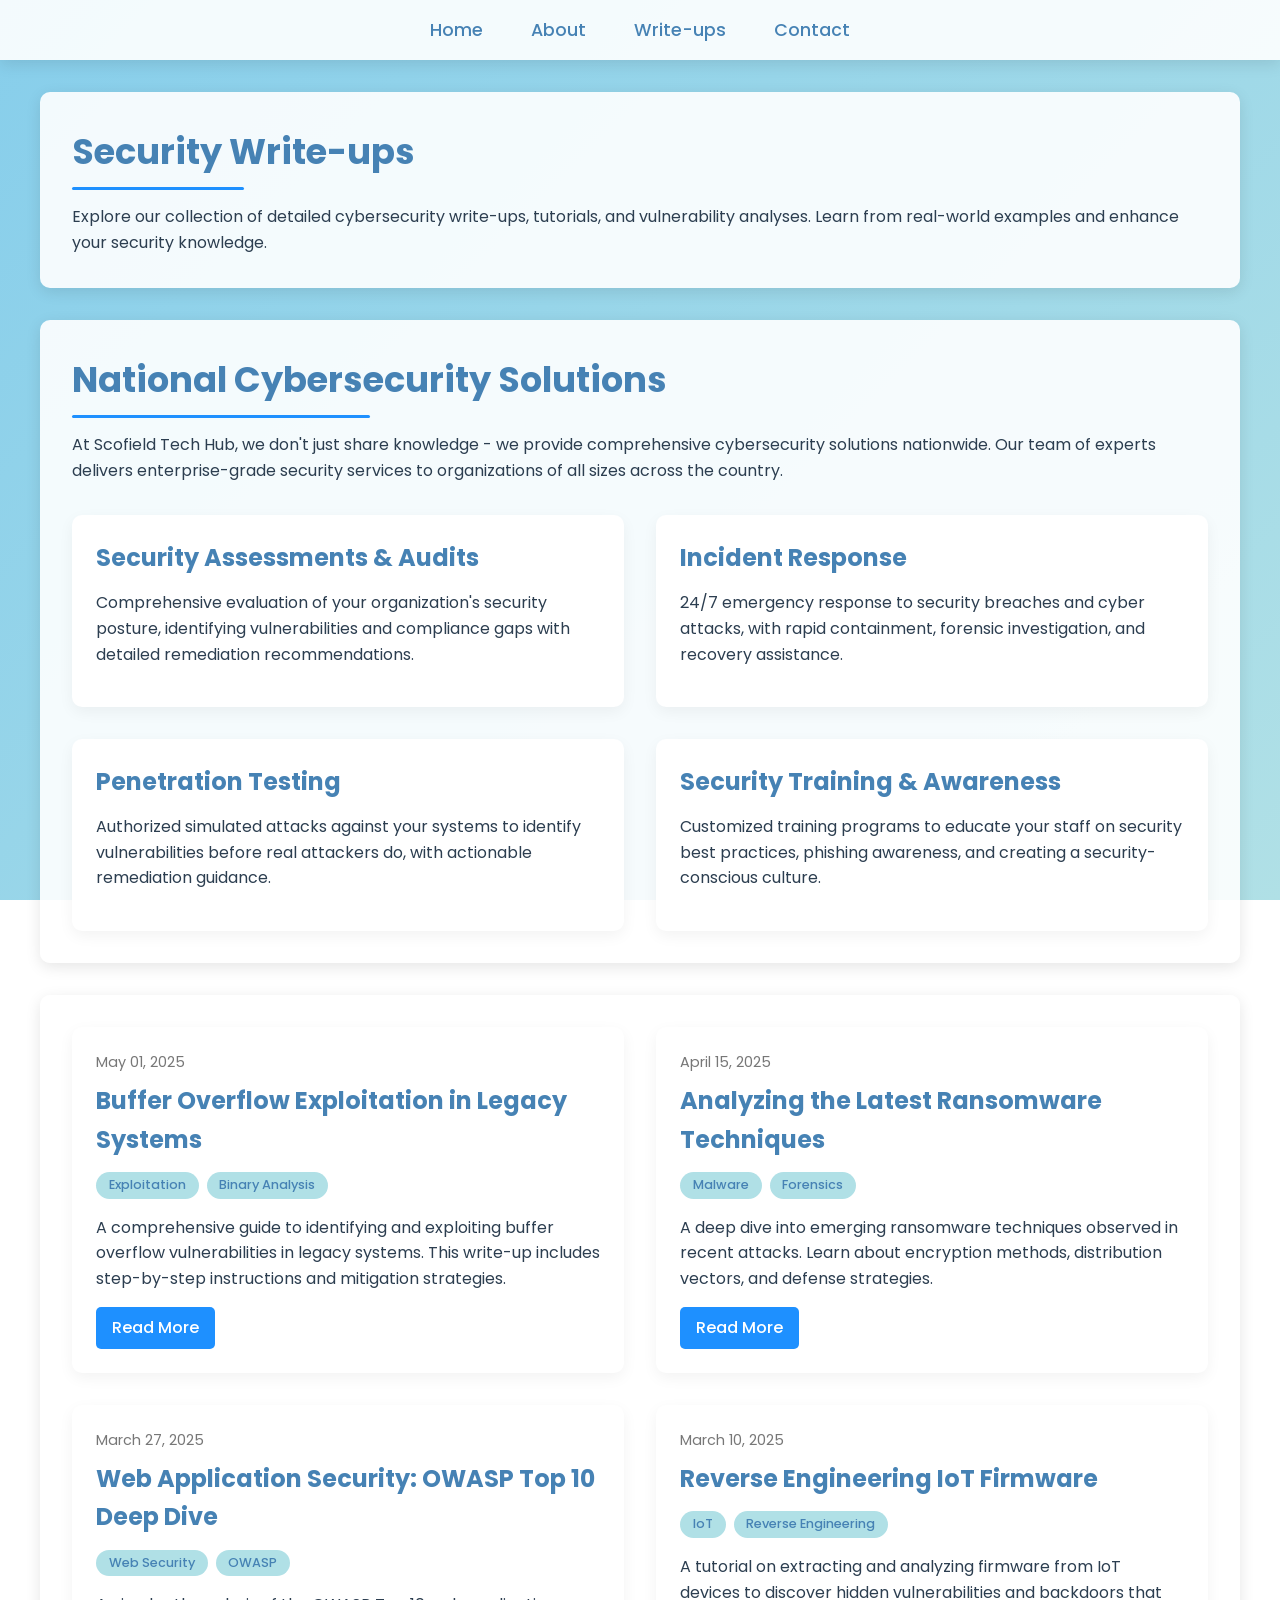
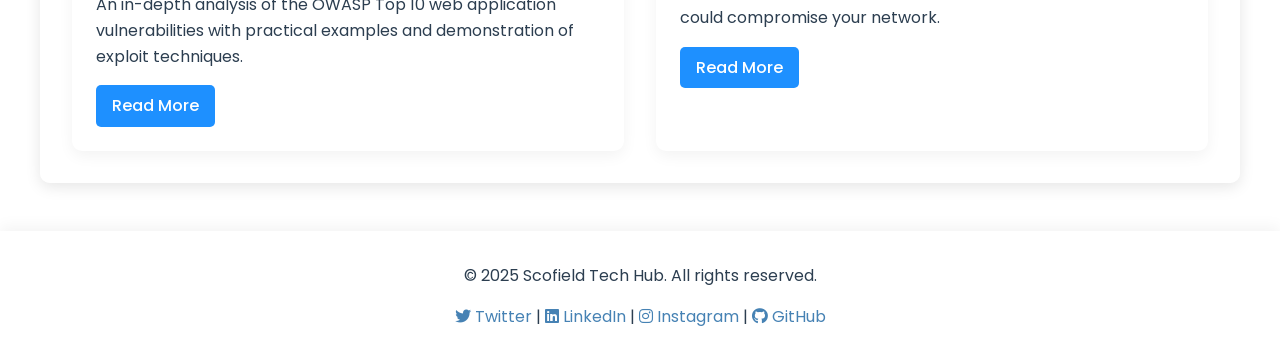
<file: writeups.html>
<!DOCTYPE html>
<html lang="en">
<head>
    <meta charset="UTF-8">
    <meta name="viewport" content="width=device-width, initial-scale=1.0">
    <title>Writeups - Scofield Tech Hub</title>
    <link href="https://fonts.googleapis.com/css2?family=Poppins:wght@300;400;500&family=Roboto:wght@400;500&display=swap" rel="stylesheet">
    <link rel="stylesheet" href="https://cdnjs.cloudflare.com/ajax/libs/font-awesome/6.5.0/css/all.min.css">
    <style>
        :root {
            --primary-blue: #87CEEB;
            --secondary-blue: #1E90FF;
            --accent-blue: #B0E0E6;
            --dark-blue: #4682B4;
            --text-dark: #2c3e50;
            --text-light: #ecf0f1;
            --shadow: 0 4px 15px rgba(0, 0, 0, 0.1);
        }
        
        * {
            margin: 0;
            padding: 0;
            box-sizing: border-box;
        }
        
        body {
            font-family: 'Poppins', sans-serif;
            background: linear-gradient(135deg, var(--primary-blue), var(--accent-blue));
            color: var(--text-dark);
            line-height: 1.6;
            min-height: 100vh;
            background-attachment: fixed;
        }
        
        header {
            background-color: rgba(255, 255, 255, 0.9);
            padding: 1rem 0;
            position: sticky;
            top: 0;
            box-shadow: var(--shadow);
            z-index: 100;
        }
        
        nav {
            max-width: 1200px;
            margin: 0 auto;
            padding: 0 2rem;
        }
        
        nav ul {
            display: flex;
            justify-content: center;
            list-style: none;
        }
        
        nav ul li {
            margin: 0 1.5rem;
        }
        
        nav ul li a {
            text-decoration: none;
            color: var(--dark-blue);
            font-weight: 500;
            font-size: 1.1rem;
            transition: color 0.3s ease;
            position: relative;
        }
        
        nav ul li a:hover {
            color: var(--secondary-blue);
        }
        
        nav ul li a::after {
            content: '';
            position: absolute;
            width: 0;
            height: 2px;
            bottom: -5px;
            left: 0;
            background-color: var(--secondary-blue);
            transition: width 0.3s ease;
        }
        
        nav ul li a:hover::after {
            width: 100%;
        }
        
        section {
            max-width: 1200px;
            margin: 2rem auto;
            padding: 2rem;
            background-color: rgba(255, 255, 255, 0.9);
            border-radius: 10px;
            box-shadow: var(--shadow);
        }
        
        h2 {
            color: var(--dark-blue);
            margin-bottom: 1.5rem;
            font-size: 2.2rem;
            position: relative;
            display: inline-block;
        }
        
        h2::after {
            content: '';
            position: absolute;
            width: 50%;
            height: 3px;
            background-color: var(--secondary-blue);
            bottom: -10px;
            left: 0;
            border-radius: 2px;
        }
        
        .writeup-card {
            background: white;
            border-radius: 10px;
            padding: 1.5rem;
            box-shadow: 0 5px 15px rgba(0, 0, 0, 0.05);
            transition: transform 0.3s ease, box-shadow 0.3s ease;
            margin-bottom: 2rem;
        }
        
        .writeup-card:hover {
            transform: translateY(-5px);
            box-shadow: 0 10px 25px rgba(0, 0, 0, 0.1);
        }
        
        .writeup-card h3 {
            color: var(--dark-blue);
            margin-bottom: 0.8rem;
            font-size: 1.5rem;
        }
        
        .writeup-card p {
            margin-bottom: 1rem;
            color: var(--text-dark);
        }
        
        .writeup-card .date {
            font-size: 0.9rem;
            color: #777;
            margin-bottom: 0.5rem;
        }
        
        .writeup-card .tags {
            display: flex;
            flex-wrap: wrap;
            gap: 0.5rem;
            margin-bottom: 1rem;
        }
        
        .writeup-card .tag {
            background-color: var(--accent-blue);
            color: var(--dark-blue);
            padding: 0.2rem 0.8rem;
            border-radius: 20px;
            font-size: 0.8rem;
            font-weight: 500;
        }
        
        .writeup-card a {
            display: inline-block;
            background-color: var(--secondary-blue);
            color: white;
            padding: 0.5rem 1rem;
            border-radius: 5px;
            text-decoration: none;
            font-weight: 500;
            transition: background-color 0.3s ease;
        }
        
        .writeup-card a:hover {
            background-color: var(--dark-blue);
        }
        
        footer {
            background-color: rgba(255, 255, 255, 0.9);
            text-align: center;
            padding: 2rem 0;
            margin-top: 3rem;
            box-shadow: 0 -4px 15px rgba(0, 0, 0, 0.05);
        }
        
        footer p {
            margin-bottom: 1rem;
        }
        
        footer a {
            color: var(--dark-blue);
            text-decoration: none;
            transition: color 0.3s ease;
        }
        
        footer a:hover {
            color: var(--secondary-blue);
        }
        
        /* Responsive Design */
        @media (min-width: 768px) {
            .writeups-grid {
                display: grid;
                grid-template-columns: repeat(2, 1fr);
                gap: 2rem;
            }
            
            .writeup-card {
                margin-bottom: 0;
            }
        }
        
        @media (max-width: 768px) {
            nav ul {
                flex-direction: column;
                align-items: center;
            }
            
            nav ul li {
                margin: 0.5rem 0;
            }
        }
    </style>
</head>
<body>
    <header>
        <nav>
            <ul>
                <li><a href="index.html#home">Home</a></li>
                <li><a href="index.html#about">About</a></li>
                <li><a href="writeups.html">Write-ups</a></li>
                <li><a href="index.html#contact">Contact</a></li>
            </ul>
        </nav>
    </header>
    
    <section>
        <h2>Security Write-ups</h2>
        <p>Explore our collection of detailed cybersecurity write-ups, tutorials, and vulnerability analyses. Learn from real-world examples and enhance your security knowledge.</p>
    </section>
    
    <section>
        <h2>National Cybersecurity Solutions</h2>
        <p>At Scofield Tech Hub, we don't just share knowledge - we provide comprehensive cybersecurity solutions nationwide. Our team of experts delivers enterprise-grade security services to organizations of all sizes across the country.</p>
        <div class="writeups-grid" style="margin-top: 2rem;">
            <div class="writeup-card">
                <h3>Security Assessments & Audits</h3>
                <p>Comprehensive evaluation of your organization's security posture, identifying vulnerabilities and compliance gaps with detailed remediation recommendations.</p>
            </div>
            <div class="writeup-card">
                <h3>Incident Response</h3>
                <p>24/7 emergency response to security breaches and cyber attacks, with rapid containment, forensic investigation, and recovery assistance.</p>
            </div>
            <div class="writeup-card">
                <h3>Penetration Testing</h3>
                <p>Authorized simulated attacks against your systems to identify vulnerabilities before real attackers do, with actionable remediation guidance.</p>
            </div>
            <div class="writeup-card">
                <h3>Security Training & Awareness</h3>
                <p>Customized training programs to educate your staff on security best practices, phishing awareness, and creating a security-conscious culture.</p>
            </div>
        </div>
    </section>
    
    <section>
        <div class="writeups-grid">
            <!-- Writeup 1 -->
            <div class="writeup-card">
                <div class="date">May 01, 2025</div>
                <h3>Buffer Overflow Exploitation in Legacy Systems</h3>
                <div class="tags">
                    <span class="tag">Exploitation</span>
                    <span class="tag">Binary Analysis</span>
                </div>
                <p>A comprehensive guide to identifying and exploiting buffer overflow vulnerabilities in legacy systems. This write-up includes step-by-step instructions and mitigation strategies.</p>
                <a href="writeup1.html">Read More</a>
            </div>
            
            <!-- Writeup 2 -->
            <div class="writeup-card">
                <div class="date">April 15, 2025</div>
                <h3>Analyzing the Latest Ransomware Techniques</h3>
                <div class="tags">
                    <span class="tag">Malware</span>
                    <span class="tag">Forensics</span>
                </div>
                <p>A deep dive into emerging ransomware techniques observed in recent attacks. Learn about encryption methods, distribution vectors, and defense strategies.</p>
                <a href="writeup2.html">Read More</a>
            </div>
            
            <!-- Writeup 3 -->
            <div class="writeup-card">
                <div class="date">March 27, 2025</div>
                <h3>Web Application Security: OWASP Top 10 Deep Dive</h3>
                <div class="tags">
                    <span class="tag">Web Security</span>
                    <span class="tag">OWASP</span>
                </div>
                <p>An in-depth analysis of the OWASP Top 10 web application vulnerabilities with practical examples and demonstration of exploit techniques.</p>
                <a href="writeup3.html">Read More</a>
            </div>
            
            <!-- Writeup 4 -->
            <div class="writeup-card">
                <div class="date">March 10, 2025</div>
                <h3>Reverse Engineering IoT Firmware</h3>
                <div class="tags">
                    <span class="tag">IoT</span>
                    <span class="tag">Reverse Engineering</span>
                </div>
                <p>A tutorial on extracting and analyzing firmware from IoT devices to discover hidden vulnerabilities and backdoors that could compromise your network.</p>
                <a href="writeup4.html">Read More</a>
            </div>
        </div>
    </section>
    
    <footer>
        <p>&copy; 2025 Scofield Tech Hub. All rights reserved.</p>
        <div>
            <a href="https://twitter.com/PAscofield" target="_blank"><i class="fab fa-twitter"></i> Twitter</a> |
            <a href="https://linkedin.com/in/scofield-tech-202482358" target="_blank"><i class="fab fa-linkedin"></i> LinkedIn</a> |
            <a href="https://instagram.com/scofield_tech_hub" target="_blank"><i class="fab fa-instagram"></i> Instagram</a> |
            <a href="https://github.com/scofield000" target="_blank"><i class="fab fa-github"></i> GitHub</a>
        </div>
    </footer>
</body>
</html>
</file>
<file: style.css>
/* Basic Reset */
* {
    margin: 0;
    padding: 0;
    box-sizing: border-box;
}

/* Global Settings */
body {
    font-family: 'Poppins', sans-serif;
    background-color: #1e1e1e;
    color: #fff;
    line-height: 1.6;
    margin: 0;
    padding: 0;
}

a {
    text-decoration: none;
    color: inherit;
}

h1, h2, h3, h4 {
    font-family: 'Roboto', sans-serif;
}

/* Header Styles */
header {
    background-color: #842020;
    padding: 5cqmin 0;
    box-shadow: 0 2px 10px rgba(0, 0, 0, 0.1);
}

nav ul {
    display: flex;
    justify-content: center;
    list-style: none;
}

nav li {
    margin: 0 20px;
}

nav a {
    color: #fff;
    font-size: 1.1rem;
    font-weight: 500;
    transition: color 0.3s ease;
}

nav a:hover {
    color: #1e90ff;
}

/* Section Styles */
section {
    padding: 50px 20px;
    text-align: center;
}

/* Home Section */
#home {
    background: linear-gradient(135deg, #1e90ff, #ff6347);
    color: #fff;
    padding: 100px 20px;
}

#home h1 {
    font-size: 3rem;
    margin-bottom: 20px;
}

#home p {
    font-size: 1.3rem;
    font-weight: 300;
}

/* About Section */
#about {
    background-color: #222;
}

#about p {
    max-width: 800px;
    margin: 0 auto;
    font-size: 1.1rem;
    line-height: 1.8;
}

/* Tools Section */
#tools {
    background-color: #282828;
    padding-top: 50px;
}

.tool-card {
    background-color: #333;
    border-radius: 10px;
    padding: 30px;
    margin-bottom: 30px;
    transition: transform 0.3s ease, box-shadow 0.3s ease;
    box-shadow: 0 4px 20px rgba(0, 0, 0, 0.1);
}

.tool-card:hover {
    transform: translateY(-10px);
    box-shadow: 0 8px 30px rgba(0, 0, 0, 0.15);
}

.tool-card h3 {
    font-size: 1.8rem;
    margin-bottom: 15px;
    color: #1e90ff;
}

.tool-card p {
    font-size: 1.1rem;
    margin-bottom: 20px;
}

.tool-card a {
    color: #1e90ff;
    font-weight: 600;
    transition: color 0.3s ease;
}

.tool-card a:hover {
    color: #ff6347;
}

/* Write-up Cards */
.writeup-card {
    background-color: #333;
    border-radius: 10px;
    padding: 30px;
    margin-bottom: 30px;
    transition: transform 0.3s ease, box-shadow 0.3s ease;
    box-shadow: 0 4px 20px rgba(0, 0, 0, 0.1);
}

.writeup-card h2 {
    font-size: 2rem;
    color: #1e90ff;
    margin-bottom: 15px;
}

.writeup-card p {
    font-size: 1.1rem;
    line-height: 1.6;
    margin-bottom: 15px;
}

.writeup-card a {
    color: #1e90ff;
    font-weight: 600;
}

.writeup-card a:hover {
    color: #ff6347;
}

/* Contact Form */
#contact form {
    background-color: #333;
    border-radius: 8px;
    padding: 30px;
    max-width: 600px;
    margin: 0 auto;
}

form input, form textarea {
    width: 100%;
    padding: 15px;
    margin-bottom: 15px;
    background-color: #444;
    border: 1px solid #555;
    border-radius: 8px;
    color: #fff;
    font-size: 1rem;
}

form button {
    width: 100%;
    padding: 15px;
    background-color: #1e90ff;
    border: none;
    border-radius: 8px;
    color: #fff;
    font-size: 1.1rem;
    cursor: pointer;
    transition: background-color 0.3s ease;
}

form button:hover {
    background-color: #ff6347;
}

/* Footer */
footer {
    background-color: #333;
    padding: 20px 0;
    text-align: center;
    color: #fff;
}

footer div {
    margin-top: 10px;
}

footer a {
    color: #fff;
    font-weight: 600;
    margin: 0 10px;
    transition: color 0.3s ease;
}

footer a:hover {
    color: #1e90ff;
}
</file>
